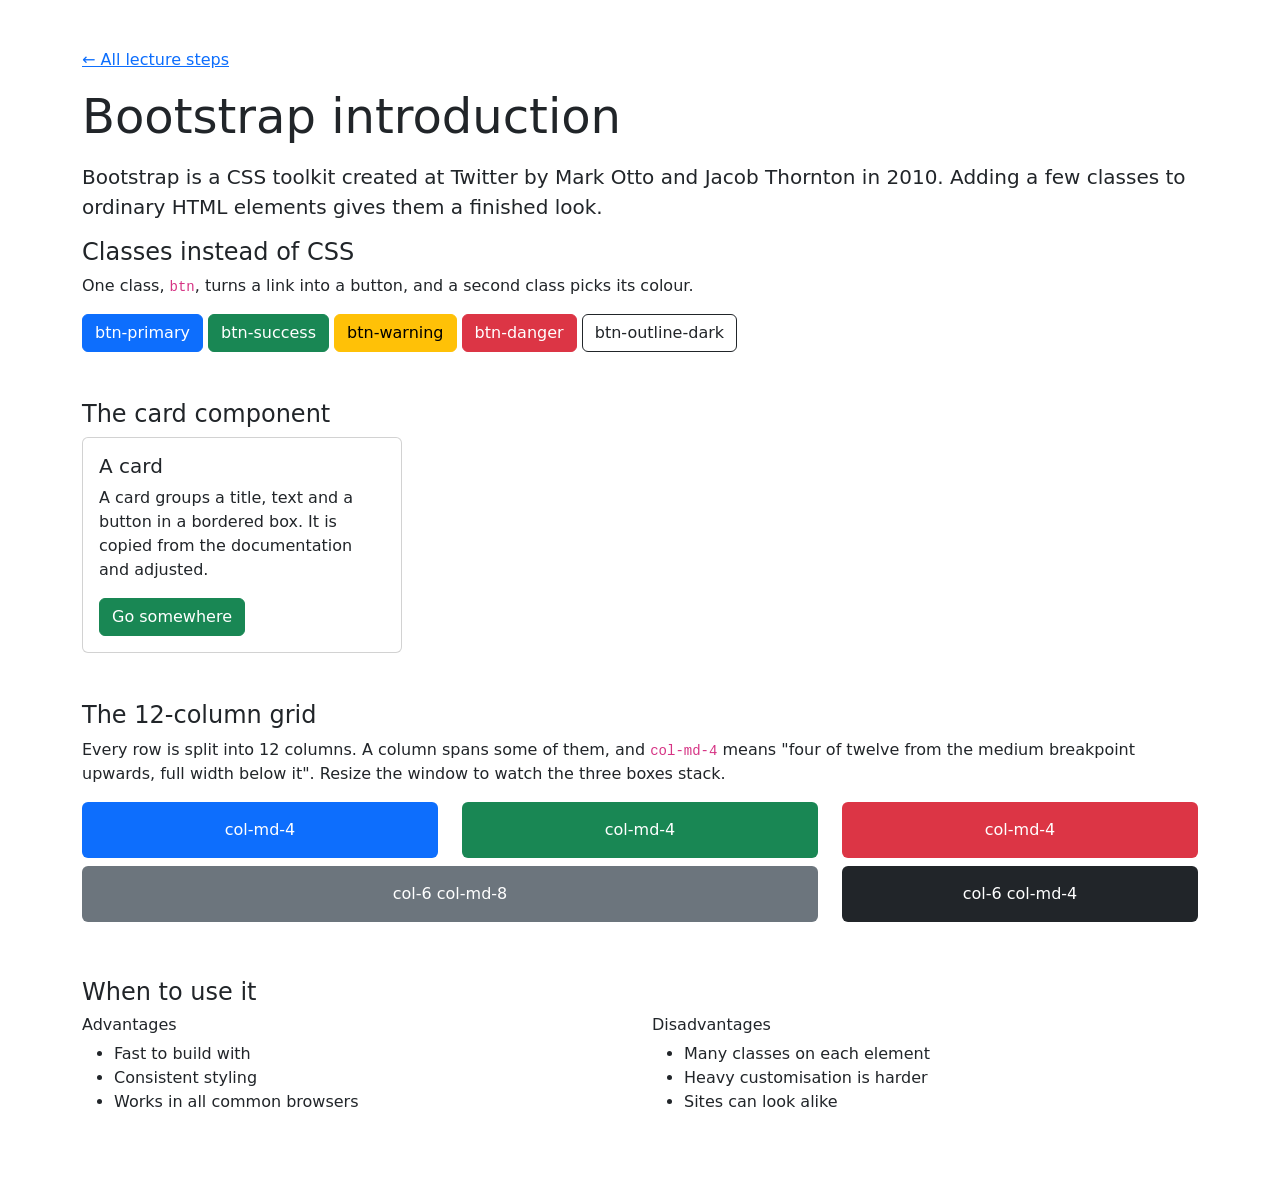
<file: src/tindog/site/lecture-1-bootstrap-introduction/index.html>
<!doctype html>
<html lang="en">
<head>
  <meta charset="utf-8">
  <meta name="viewport" content="width=device-width, initial-scale=1">
  <title>Lecture step 1: Bootstrap introduction</title>
  <link rel="stylesheet" href="https://cdn.jsdelivr.net/npm/bootstrap@5.3.3/dist/css/bootstrap.min.css" integrity="sha384-QWTKZyjpPEjISv5WaRU9OFeRpok6YctnYmDr5pNlyT2bRjXh0JMhjY6hW+ALEwIH" crossorigin="anonymous">
</head>
<body>
  <main class="container py-5">
    <p><a href="/">&larr; All lecture steps</a></p>
    <h1 class="display-5 mb-3">Bootstrap introduction</h1>
    <p class="lead">
      Bootstrap is a CSS toolkit created at Twitter by Mark Otto and Jacob Thornton in 2010.
      Adding a few classes to ordinary HTML elements gives them a finished look.
    </p>

    <section class="mb-5" id="buttons">
      <h2 class="h4">Classes instead of CSS</h2>
      <p>One class, <code>btn</code>, turns a link into a button, and a second class picks its colour.</p>
      <a class="btn btn-primary" href="#buttons" role="button">btn-primary</a>
      <a class="btn btn-success" href="#buttons" role="button">btn-success</a>
      <a class="btn btn-warning" href="#buttons" role="button">btn-warning</a>
      <a class="btn btn-danger" href="#buttons" role="button">btn-danger</a>
      <a class="btn btn-outline-dark" href="#buttons" role="button">btn-outline-dark</a>
    </section>

    <section class="mb-5" id="cards">
      <h2 class="h4">The card component</h2>
      <div class="card" style="max-width: 20rem;">
        <div class="card-body">
          <h3 class="card-title h5">A card</h3>
          <p class="card-text">A card groups a title, text and a button in a bordered box. It is copied from the documentation and adjusted.</p>
          <a href="#cards" class="btn btn-success">Go somewhere</a>
        </div>
      </div>
    </section>

    <section class="mb-5" id="grid">
      <h2 class="h4">The 12-column grid</h2>
      <p>
        Every row is split into 12 columns. A column spans some of them, and
        <code>col-md-4</code> means "four of twelve from the medium breakpoint upwards, full width below it".
        Resize the window to watch the three boxes stack.
      </p>
      <div class="row text-center">
        <div class="col-md-4 mb-2"><div class="p-3 bg-primary text-white rounded">col-md-4</div></div>
        <div class="col-md-4 mb-2"><div class="p-3 bg-success text-white rounded">col-md-4</div></div>
        <div class="col-md-4 mb-2"><div class="p-3 bg-danger text-white rounded">col-md-4</div></div>
      </div>
      <div class="row text-center">
        <div class="col-6 col-md-8 mb-2"><div class="p-3 bg-secondary text-white rounded">col-6 col-md-8</div></div>
        <div class="col-6 col-md-4 mb-2"><div class="p-3 bg-dark text-white rounded">col-6 col-md-4</div></div>
      </div>
    </section>

    <section id="tradeoffs">
      <h2 class="h4">When to use it</h2>
      <div class="row">
        <div class="col-md-6">
          <h3 class="h6">Advantages</h3>
          <ul>
            <li>Fast to build with</li>
            <li>Consistent styling</li>
            <li>Works in all common browsers</li>
          </ul>
        </div>
        <div class="col-md-6">
          <h3 class="h6">Disadvantages</h3>
          <ul>
            <li>Many classes on each element</li>
            <li>Heavy customisation is harder</li>
            <li>Sites can look alike</li>
          </ul>
        </div>
      </div>
    </section>
  </main>

  <script src="https://cdn.jsdelivr.net/npm/bootstrap@5.3.3/dist/js/bootstrap.bundle.min.js" integrity="sha384-YvpcrYf0tY3lHB60NNkmXc5s9fDVZLESaAA55NDzOxhy9GkcIdslK1eN7N6jIeHz" crossorigin="anonymous"></script>
</body>
</html>
</file>
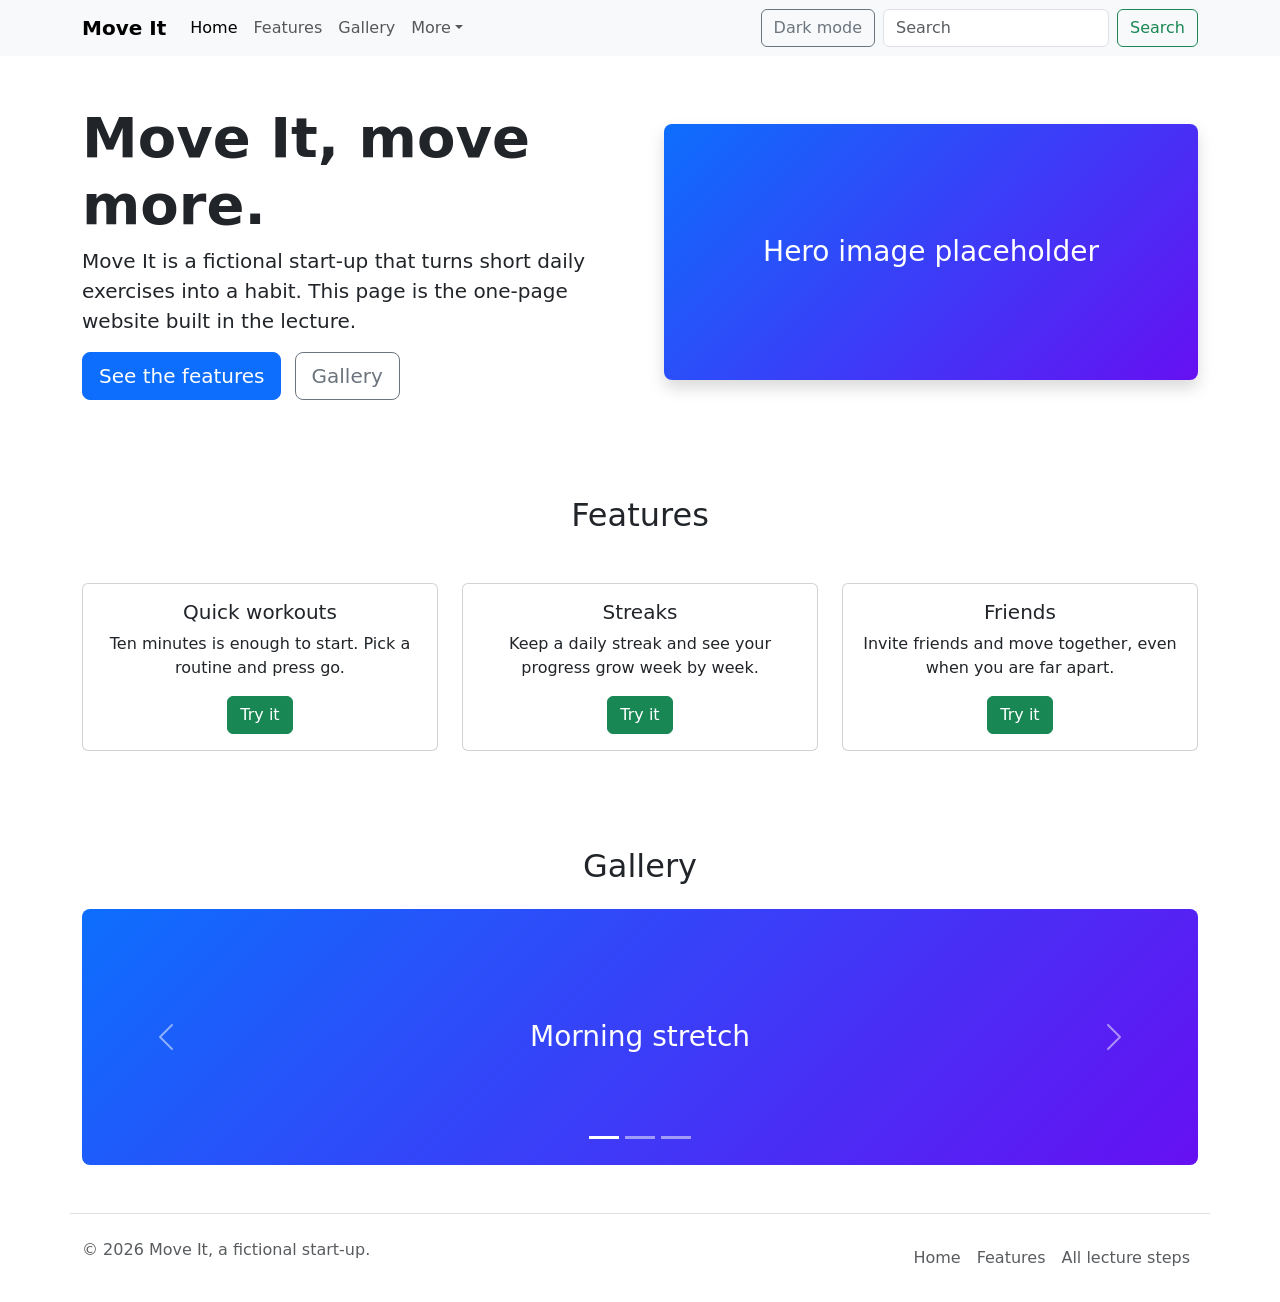
<file: src/tindog/site/lecture-2-bootstrap-components/index.html>
<!doctype html>
<html lang="en" data-bs-theme="light">
<head>
  <meta charset="utf-8">
  <meta name="viewport" content="width=device-width, initial-scale=1">
  <title>Lecture step 2: Move It</title>
  <link rel="stylesheet" href="https://cdn.jsdelivr.net/npm/bootstrap@5.3.3/dist/css/bootstrap.min.css" integrity="sha384-QWTKZyjpPEjISv5WaRU9OFeRpok6YctnYmDr5pNlyT2bRjXh0JMhjY6hW+ALEwIH" crossorigin="anonymous">
  <style>
    .slide { height: 16rem; display: flex; align-items: center; justify-content: center; color: #fff; font-size: 1.75rem; }
    .slide-1 { background: linear-gradient(135deg, #0d6efd, #6610f2); }
    .slide-2 { background: linear-gradient(135deg, #198754, #20c997); }
    .slide-3 { background: linear-gradient(135deg, #fd7e14, #dc3545); }
    .feature-icon { width: 3rem; height: 3rem; }
  </style>
</head>
<body>
  <nav class="navbar navbar-expand-lg bg-body-tertiary">
    <div class="container">
      <a class="navbar-brand fw-bold" href="#hero">Move It</a>
      <button class="navbar-toggler" type="button" data-bs-toggle="collapse" data-bs-target="#mainNav" aria-controls="mainNav" aria-expanded="false" aria-label="Toggle navigation">
        <span class="navbar-toggler-icon"></span>
      </button>
      <div class="collapse navbar-collapse" id="mainNav">
        <ul class="navbar-nav me-auto mb-2 mb-lg-0">
          <li class="nav-item"><a class="nav-link active" href="#hero">Home</a></li>
          <li class="nav-item"><a class="nav-link" href="#features">Features</a></li>
          <li class="nav-item"><a class="nav-link" href="#gallery">Gallery</a></li>
          <li class="nav-item dropdown">
            <a class="nav-link dropdown-toggle" href="#" role="button" data-bs-toggle="dropdown" aria-expanded="false">More</a>
            <ul class="dropdown-menu">
              <li><a class="dropdown-item" href="#features">Workouts</a></li>
              <li><a class="dropdown-item" href="#gallery">Gallery</a></li>
              <li><hr class="dropdown-divider"></li>
              <li><a class="dropdown-item" href="#footer">Contact</a></li>
            </ul>
          </li>
        </ul>
        <button class="btn btn-outline-secondary me-2" type="button" id="themeToggle">Dark mode</button>
        <form class="d-flex" role="search">
          <input class="form-control me-2" type="search" placeholder="Search" aria-label="Search">
          <button class="btn btn-outline-success" type="submit">Search</button>
        </form>
      </div>
    </div>
  </nav>

  <header id="hero" class="container py-5">
    <div class="row align-items-center g-5">
      <div class="col-lg-6">
        <h1 class="display-4 fw-bold">Move It, move more.</h1>
        <p class="lead">Move It is a fictional start-up that turns short daily exercises into a habit. This page is the one-page website built in the lecture.</p>
        <a class="btn btn-primary btn-lg me-2" href="#features" role="button">See the features</a>
        <a class="btn btn-outline-secondary btn-lg" href="#gallery" role="button">Gallery</a>
      </div>
      <div class="col-lg-6">
        <div class="slide slide-1 rounded-3 shadow">Hero image placeholder</div>
      </div>
    </div>
  </header>

  <main>
    <section id="features" class="container py-5">
      <h2 class="text-center mb-5">Features</h2>
      <div class="row g-4 text-center">
        <div class="col-md-4">
          <div class="card h-100">
            <div class="card-body">
              <h3 class="h5 card-title">Quick workouts</h3>
              <p class="card-text">Ten minutes is enough to start. Pick a routine and press go.</p>
              <a href="#hero" class="btn btn-success">Try it</a>
            </div>
          </div>
        </div>
        <div class="col-md-4">
          <div class="card h-100">
            <div class="card-body">
              <h3 class="h5 card-title">Streaks</h3>
              <p class="card-text">Keep a daily streak and see your progress grow week by week.</p>
              <a href="#hero" class="btn btn-success">Try it</a>
            </div>
          </div>
        </div>
        <div class="col-md-4">
          <div class="card h-100">
            <div class="card-body">
              <h3 class="h5 card-title">Friends</h3>
              <p class="card-text">Invite friends and move together, even when you are far apart.</p>
              <a href="#hero" class="btn btn-success">Try it</a>
            </div>
          </div>
        </div>
      </div>
    </section>

    <section id="gallery" class="container py-5">
      <h2 class="text-center mb-4">Gallery</h2>
      <div id="moveItCarousel" class="carousel slide" data-bs-ride="carousel">
        <div class="carousel-indicators">
          <button type="button" data-bs-target="#moveItCarousel" data-bs-slide-to="0" class="active" aria-current="true" aria-label="Slide 1"></button>
          <button type="button" data-bs-target="#moveItCarousel" data-bs-slide-to="1" aria-label="Slide 2"></button>
          <button type="button" data-bs-target="#moveItCarousel" data-bs-slide-to="2" aria-label="Slide 3"></button>
        </div>
        <div class="carousel-inner rounded-3">
          <div class="carousel-item active"><div class="slide slide-1">Morning stretch</div></div>
          <div class="carousel-item"><div class="slide slide-2">Lunch walk</div></div>
          <div class="carousel-item"><div class="slide slide-3">Evening run</div></div>
        </div>
        <button class="carousel-control-prev" type="button" data-bs-target="#moveItCarousel" data-bs-slide="prev">
          <span class="carousel-control-prev-icon" aria-hidden="true"></span>
          <span class="visually-hidden">Previous</span>
        </button>
        <button class="carousel-control-next" type="button" data-bs-target="#moveItCarousel" data-bs-slide="next">
          <span class="carousel-control-next-icon" aria-hidden="true"></span>
          <span class="visually-hidden">Next</span>
        </button>
      </div>
    </section>
  </main>

  <footer id="footer" class="container py-4 border-top">
    <div class="row">
      <p class="col-md-6 mb-0 text-body-secondary">&copy; 2026 Move It, a fictional start-up.</p>
      <ul class="nav col-md-6 justify-content-md-end">
        <li class="nav-item"><a href="#hero" class="nav-link px-2 text-body-secondary">Home</a></li>
        <li class="nav-item"><a href="#features" class="nav-link px-2 text-body-secondary">Features</a></li>
        <li class="nav-item"><a href="/" class="nav-link px-2 text-body-secondary">All lecture steps</a></li>
      </ul>
    </div>
  </footer>

  <script src="https://cdn.jsdelivr.net/npm/bootstrap@5.3.3/dist/js/bootstrap.bundle.min.js" integrity="sha384-YvpcrYf0tY3lHB60NNkmXc5s9fDVZLESaAA55NDzOxhy9GkcIdslK1eN7N6jIeHz" crossorigin="anonymous"></script>
  <script>
    // Dark mode is one attribute on the html element (data-bs-theme).
    document.getElementById("themeToggle").addEventListener("click", function () {
      var root = document.documentElement;
      var dark = root.getAttribute("data-bs-theme") === "dark";
      root.setAttribute("data-bs-theme", dark ? "light" : "dark");
      this.textContent = dark ? "Dark mode" : "Light mode";
    });
  </script>
</body>
</html>
</file>
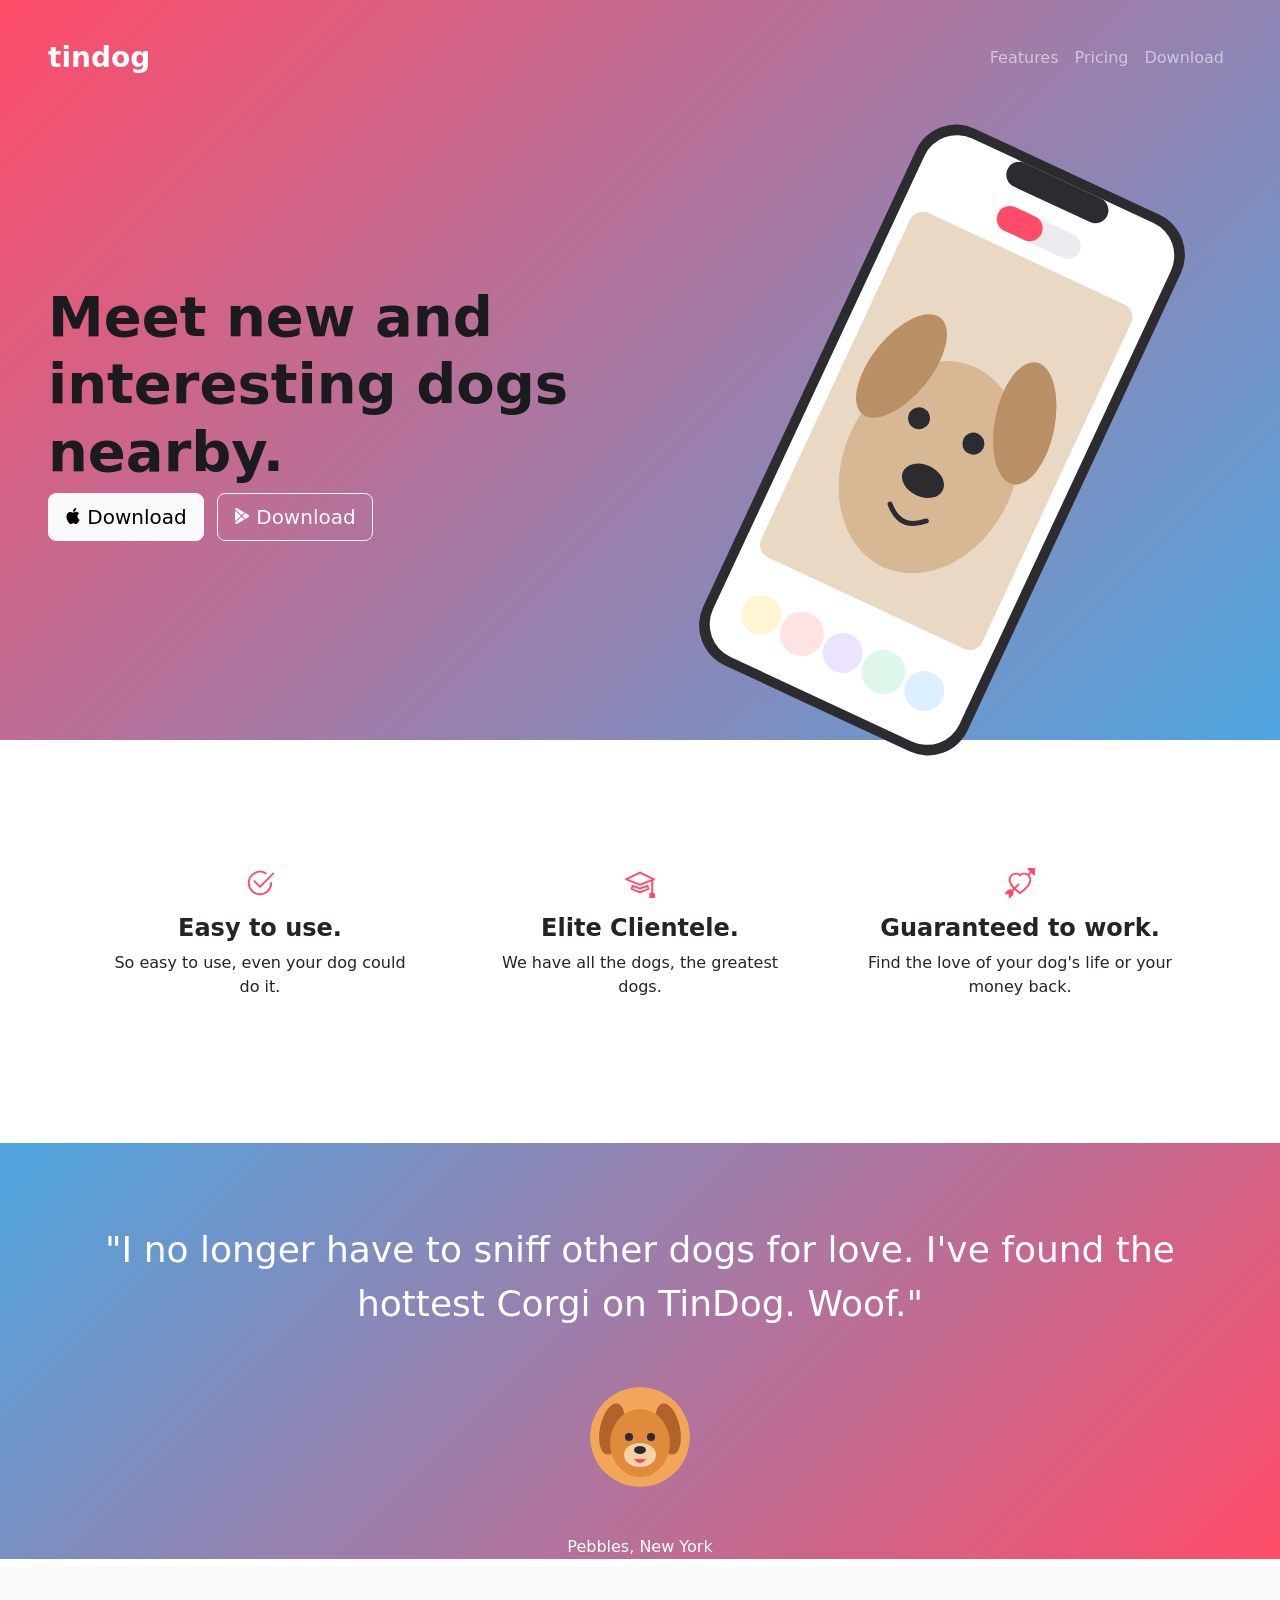
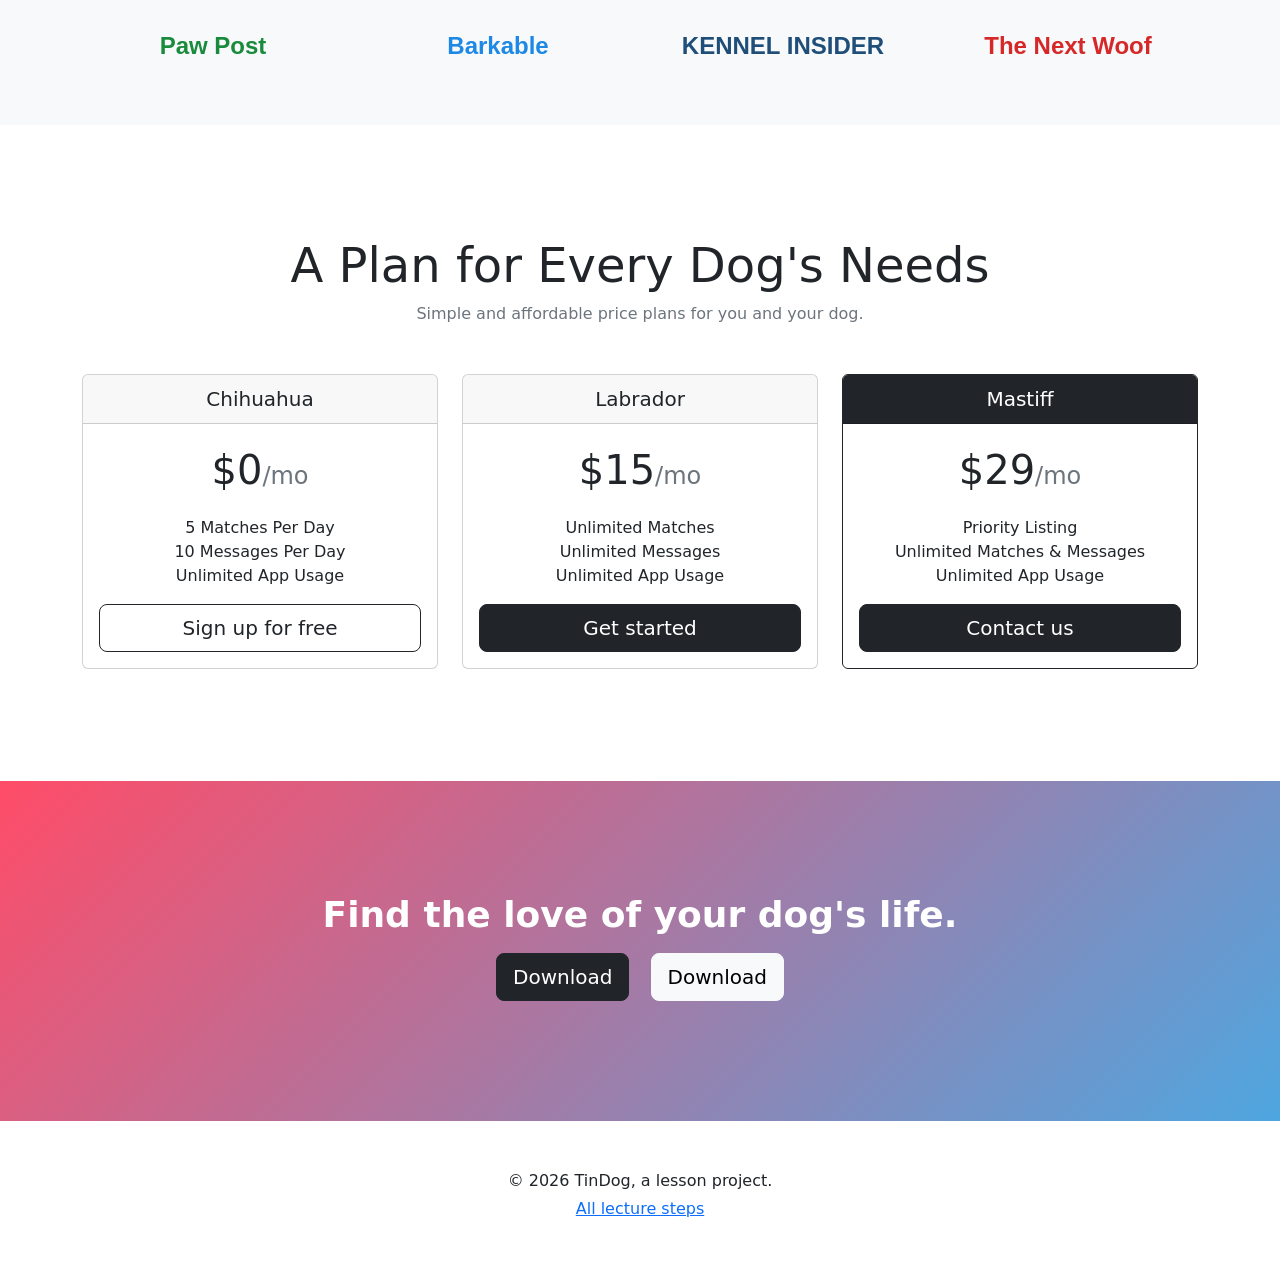
<file: src/tindog/site/lecture-3-tindog/index.html>
<!doctype html>
<html lang="en">
<head>
  <meta charset="utf-8">
  <meta name="viewport" content="width=device-width, initial-scale=1">
  <title>TinDog</title>
  <link rel="stylesheet" href="https://cdn.jsdelivr.net/npm/bootstrap@5.3.3/dist/css/bootstrap.min.css" integrity="sha384-QWTKZyjpPEjISv5WaRU9OFeRpok6YctnYmDr5pNlyT2bRjXh0JMhjY6hW+ALEwIH" crossorigin="anonymous">
  <link rel="stylesheet" href="css/styles.css">
</head>
<body>

  <!-- Title -->
  <section id="title">
    <div class="container-fluid px-lg-5 pt-4">
      <nav class="navbar navbar-expand-lg navbar-dark">
        <a class="navbar-brand" href="#title">tindog</a>
        <button class="navbar-toggler" type="button" data-bs-toggle="collapse" data-bs-target="#tindogNav" aria-controls="tindogNav" aria-expanded="false" aria-label="Toggle navigation">
          <span class="navbar-toggler-icon"></span>
        </button>
        <div class="collapse navbar-collapse" id="tindogNav">
          <ul class="navbar-nav ms-auto">
            <li class="nav-item"><a class="nav-link" href="#features">Features</a></li>
            <li class="nav-item"><a class="nav-link" href="#pricing">Pricing</a></li>
            <li class="nav-item"><a class="nav-link" href="#cta">Download</a></li>
          </ul>
        </div>
      </nav>

      <div class="row">
        <div class="col-lg-6 align-self-center">
          <h1>Meet new and interesting dogs nearby.</h1>
          <a class="btn btn-light btn-lg me-2 mb-2" href="#cta" role="button">
            <svg xmlns="http://www.w3.org/2000/svg" width="16" height="16" fill="currentColor" class="bi bi-apple mb-1" viewBox="0 0 16 16" aria-hidden="true"><path d="M11.182.008C11.148-.03 9.923.023 8.857 1.18c-1.066 1.156-.902 2.482-.878 2.516.024.034 1.52.087 2.475-1.258.955-1.345.762-2.391.728-2.43Zm3.314 11.733c-.048-.096-2.325-1.234-2.113-3.422.212-2.189 1.675-2.789 1.698-2.854.023-.065-.597-.79-1.254-1.157a3.692 3.692 0 0 0-1.563-.434c-.108-.003-.483-.095-1.254.116-.508.139-1.653.589-1.968.607-.316.018-1.256-.522-2.267-.665-.647-.125-1.333.131-1.824.328-.49.196-1.422.754-2.074 2.237-.652 1.482-.311 3.83-.067 4.56.244.729.625 1.924 1.273 2.796.576.984 1.34 1.667 1.659 1.899.319.232 1.219.386 1.843.067.502-.308 1.408-.485 1.766-.472.357.013 1.061.154 1.782.539.571.197 1.111.115 1.652-.105.541-.221 1.324-1.059 2.238-2.758.347-.79.505-1.217.473-1.282Z"/></svg>
            Download
          </a>
          <a class="btn btn-outline-light btn-lg mb-2" href="#cta" role="button">
            <svg xmlns="http://www.w3.org/2000/svg" width="16" height="16" fill="currentColor" class="bi bi-google-play mb-1" viewBox="0 0 16 16" aria-hidden="true"><path d="M14.222 9.374c1.037-.61 1.037-2.137 0-2.748L11.528 5.04 8.32 8l3.207 2.96 2.694-1.586Zm-3.595 2.116L7.583 8.68 1.03 14.73c.201 1.029 1.36 1.61 2.303 1.055l7.294-4.295ZM1 13.396V2.603L6.846 8 1 13.396ZM1.03 1.27l6.553 6.05 3.044-2.81L3.333.215C2.39-.341 1.231.24 1.03 1.27Z"/></svg>
            Download
          </a>
        </div>
        <div class="col-lg-6 text-center pt-lg-5 px-lg-5">
          <img src="images/phone.svg" alt="A phone showing a dog on the TinDog app" width="300" height="600">
        </div>
      </div>
    </div>
  </section>

  <!-- Features -->
  <section id="features">
    <div class="container">
      <div class="row text-center">
        <div class="col-lg-4 feature-box">
          <svg xmlns="http://www.w3.org/2000/svg" height="30" fill="currentColor" class="bi bi-check2-circle feature-icon" viewBox="0 0 16 16" aria-hidden="true"><path d="M2.5 8a5.5 5.5 0 0 1 8.25-4.764.5.5 0 0 0 .5-.866A6.5 6.5 0 1 0 14.5 8a.5.5 0 0 0-1 0 5.5 5.5 0 1 1-11 0z"/><path d="M15.354 3.354a.5.5 0 0 0-.708-.708L8 9.293 5.354 6.646a.5.5 0 1 0-.708.708l3 3a.5.5 0 0 0 .708 0l7-7z"/></svg>
          <h3 class="mt-3">Easy to use.</h3>
          <p>So easy to use, even your dog could do it.</p>
        </div>
        <div class="col-lg-4 feature-box">
          <svg xmlns="http://www.w3.org/2000/svg" height="30" fill="currentColor" class="bi bi-mortarboard feature-icon" viewBox="0 0 16 16" aria-hidden="true"><path d="M8.211 2.047a.5.5 0 0 0-.422 0l-7.5 3.5a.5.5 0 0 0 .025.917l7.5 3a.5.5 0 0 0 .372 0L14 7.14V13a1 1 0 0 0-1 1v2h3v-2a1 1 0 0 0-1-1V6.739l.686-.275a.5.5 0 0 0 .025-.917l-7.5-3.5ZM8 8.46 1.758 5.965 8 3.052l6.242 2.913L8 8.46Z"/><path d="M4.176 9.032a.5.5 0 0 0-.656.327l-.5 1.7a.5.5 0 0 0 .294.605l4.5 1.8a.5.5 0 0 0 .372 0l4.5-1.8a.5.5 0 0 0 .294-.605l-.5-1.7a.5.5 0 0 0-.656-.327L8 10.466 4.176 9.032Zm-.068 1.873.22-.748 3.496 1.311a.5.5 0 0 0 .352 0l3.496-1.311.22.748L8 12.46l-3.892-1.556Z"/></svg>
          <h3 class="mt-3">Elite Clientele.</h3>
          <p>We have all the dogs, the greatest dogs.</p>
        </div>
        <div class="col-lg-4 feature-box">
          <svg xmlns="http://www.w3.org/2000/svg" height="30" fill="currentColor" class="bi bi-arrow-through-heart feature-icon" viewBox="0 0 16 16" aria-hidden="true"><path fill-rule="evenodd" d="M2.854 15.854A.5.5 0 0 1 2 15.5V14H.5a.5.5 0 0 1-.354-.854l1.5-1.5A.5.5 0 0 1 2 11.5h1.793l.53-.53c-.771-.802-1.328-1.58-1.704-2.32-.798-1.575-.775-2.996-.213-4.092C3.426 2.565 6.18 1.809 8 3.233c1.25-.98 2.944-.928 4.212-.152L13.292 2 12.147.854A.5.5 0 0 1 12.5 0h3a.5.5 0 0 1 .5.5v3a.5.5 0 0 1-.854.354L14 2.707l-1.006 1.006c.236.248.44.531.6.845.562 1.096.585 2.517-.213 4.092-.793 1.563-2.395 3.288-5.105 5.08L8 13.912l-.276-.182a21.86 21.86 0 0 1-2.685-2.062l-.539.54V14a.5.5 0 0 1-.146.354l-1.5 1.5Zm2.893-4.894A20.419 20.419 0 0 0 8 12.71c2.456-1.666 3.827-3.207 4.489-4.512.679-1.34.607-2.42.215-3.185-.817-1.595-3.087-2.054-4.346-.761L8 4.62l-.358-.368c-1.259-1.293-3.53-.834-4.346.761-.392.766-.464 1.845.215 3.185.323.636.815 1.33 1.519 2.065l1.866-1.867a.5.5 0 1 1 .708.708L5.747 10.96Z"/></svg>
          <h3 class="mt-3">Guaranteed to work.</h3>
          <p>Find the love of your dog's life or your money back.</p>
        </div>
      </div>
    </div>
  </section>

  <!-- Testimonial -->
  <section id="testimonial">
    <div class="container">
      <h2>"I no longer have to sniff other dogs for love. I've found the hottest Corgi on TinDog. Woof."</h2>
      <img class="avatar my-5" src="images/dog-avatar.svg" alt="Pebbles, a dog">
      <p class="mb-2">Pebbles, New York</p>
    </div>
  </section>

  <!-- Press -->
  <section id="press">
    <div class="container">
      <div class="row align-items-center">
        <div class="col-12 col-lg-3"><img src="images/press-paw-post.svg" alt="Paw Post"></div>
        <div class="col-12 col-lg-3"><img src="images/press-barkable.svg" alt="Barkable"></div>
        <div class="col-12 col-lg-3"><img src="images/press-kennel-insider.svg" alt="Kennel Insider"></div>
        <div class="col-12 col-lg-3"><img src="images/press-next-woof.svg" alt="The Next Woof"></div>
      </div>
    </div>
  </section>

  <!-- Pricing -->
  <section id="pricing">
    <div class="container">
      <h2 class="display-5">A Plan for Every Dog's Needs</h2>
      <p class="text-secondary mb-5">Simple and affordable price plans for you and your dog.</p>
      <div class="row g-4 justify-content-center">
        <div class="col-lg-4 col-md-6">
          <div class="card h-100">
            <div class="card-header"><h3 class="h5 my-1">Chihuahua</h3></div>
            <div class="card-body d-flex flex-column">
              <p class="price">$0<small class="text-secondary fs-4">/mo</small></p>
              <p>5 Matches Per Day<br>10 Messages Per Day<br>Unlimited App Usage</p>
              <div class="d-grid mt-auto"><a class="btn btn-lg btn-outline-dark" href="#cta" role="button">Sign up for free</a></div>
            </div>
          </div>
        </div>
        <div class="col-lg-4 col-md-6">
          <div class="card h-100">
            <div class="card-header"><h3 class="h5 my-1">Labrador</h3></div>
            <div class="card-body d-flex flex-column">
              <p class="price">$15<small class="text-secondary fs-4">/mo</small></p>
              <p>Unlimited Matches<br>Unlimited Messages<br>Unlimited App Usage</p>
              <div class="d-grid mt-auto"><a class="btn btn-lg btn-dark" href="#cta" role="button">Get started</a></div>
            </div>
          </div>
        </div>
        <div class="col-lg-4 col-md-12">
          <div class="card h-100 border-dark">
            <div class="card-header bg-dark text-white"><h3 class="h5 my-1">Mastiff</h3></div>
            <div class="card-body d-flex flex-column">
              <p class="price">$29<small class="text-secondary fs-4">/mo</small></p>
              <p>Priority Listing<br>Unlimited Matches &amp; Messages<br>Unlimited App Usage</p>
              <div class="d-grid mt-auto"><a class="btn btn-lg btn-dark" href="#cta" role="button">Contact us</a></div>
            </div>
          </div>
        </div>
      </div>
    </div>
  </section>

  <!-- Call to action -->
  <section id="cta">
    <div class="container">
      <h3>Find the love of your dog's life.</h3>
      <a class="btn btn-dark btn-lg m-2" href="#title" role="button">Download</a>
      <a class="btn btn-light btn-lg m-2" href="#title" role="button">Download</a>
    </div>
  </section>

  <!-- Footer -->
  <footer id="footer">
    <div class="container">
      <p class="mb-1">&copy; 2026 TinDog, a lesson project.</p>
      <a href="/">All lecture steps</a>
    </div>
  </footer>

  <script src="https://cdn.jsdelivr.net/npm/bootstrap@5.3.3/dist/js/bootstrap.bundle.min.js" integrity="sha384-YvpcrYf0tY3lHB60NNkmXc5s9fDVZLESaAA55NDzOxhy9GkcIdslK1eN7N6jIeHz" crossorigin="anonymous"></script>
</body>
</html>
</file>
<file: src/tindog/site/lecture-3-tindog/css/styles.css>
/* TinDog: the few rules Bootstrap does not give us. */
:root {
  --tindog-pink: #ff4c68;
  --tindog-blue: #4ea6e0;
}

body {
  font-family: "Montserrat", system-ui, -apple-system, "Segoe UI", Roboto, Helvetica, Arial, sans-serif;
}

#title {
  background: linear-gradient(135deg, var(--tindog-pink), var(--tindog-blue));
  color: #fff;
}

#title .navbar-brand {
  font-family: "Ubuntu", system-ui, Helvetica, Arial, sans-serif;
  font-weight: 700;
  font-size: 1.75rem;
}

#title h1 {
  font-weight: 900;
  font-size: 3.5rem;
  line-height: 1.2;
  color: #1b1b1f;
}

#title img {
  width: 100%;
  max-width: 300px;
  transform: rotate(25deg);
}

#features {
  padding: 7rem 0;
}

.feature-box {
  padding: 1rem 2rem;
}

.feature-box h3 {
  font-size: 1.5rem;
  font-weight: 700;
}

.feature-icon {
  color: var(--tindog-pink);
}

#testimonial {
  background: linear-gradient(135deg, var(--tindog-blue), var(--tindog-pink));
  color: #fff;
  text-align: center;
  padding: 5rem 0 0;
}

#testimonial h2 {
  font-size: 2.25rem;
  line-height: 1.5;
}

#testimonial .avatar {
  height: 100px;
  width: 100px;
  border-radius: 50%;
}

#press {
  background: #f8f9fa;
  padding: 3rem 0;
  text-align: center;
}

#press img {
  height: 30px;
  margin: 1rem 0;
}

#pricing {
  padding: 7rem 0;
  text-align: center;
}

#pricing .price {
  font-size: 2.5rem;
  font-weight: 500;
}

#cta {
  background: linear-gradient(135deg, var(--tindog-pink), var(--tindog-blue));
  color: #fff;
  text-align: center;
  padding: 7rem 0;
}

#cta h3 {
  font-size: 2.25rem;
  font-weight: 900;
}

#footer {
  padding: 3rem 0;
  text-align: center;
}

@media (max-width: 991.98px) {
  #title {
    text-align: center;
  }

  #title h1 {
    font-size: 2.5rem;
  }

  #title img {
    transform: none;
    margin-top: 2rem;
  }
}
</file>
